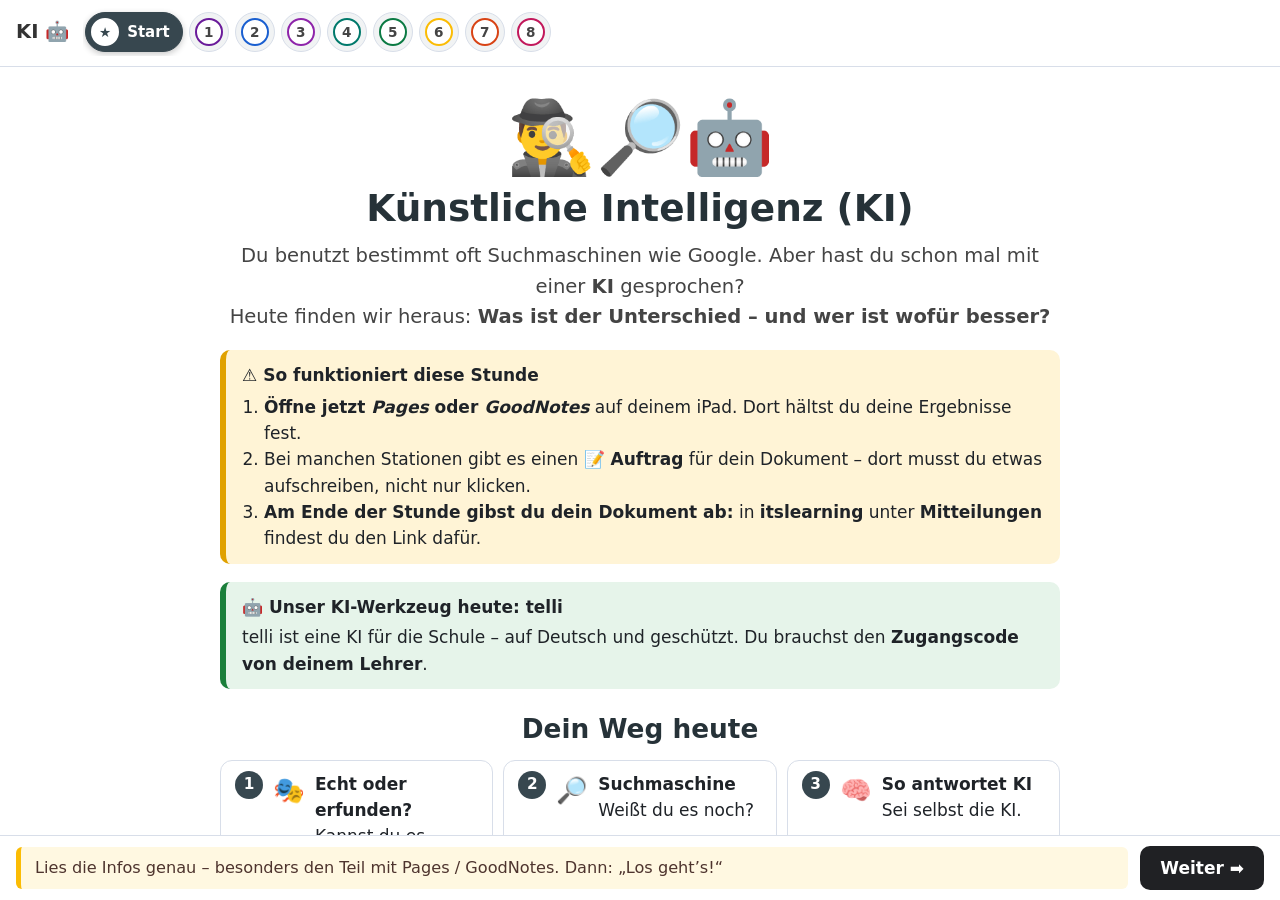
<file: index.html>
<!DOCTYPE html>
<html lang="de">

<head>
    <meta charset="UTF-8">
    <meta name="viewport" content="width=device-width, initial-scale=1.0">
    <meta name="description" content="Lerneinheit für Klasse 6: Wie funktionieren Suchmaschinen und KI – und wie nutze ich sie klug?">
    <meta name="theme-color" content="#ffffff">
    <title>Künstliche Intelligenz – Klasse 6</title>
    <link rel="icon" href="data:image/svg+xml,%3Csvg xmlns='http://www.w3.org/2000/svg' viewBox='0 0 100 100'%3E%3Ctext y='.9em' font-size='90'%3E🤖%3C/text%3E%3C/svg%3E">
    <link rel="stylesheet" href="style.css">
</head>

<body>

    <header>
        <div class="logo-area">
            <h1>KI 🤖</h1>
        </div>
        <nav class="stepper" id="stepper-nav" aria-label="Stationen"></nav>
        <div class="progress" aria-hidden="true"><div id="progress-bar"></div></div>
    </header>

    <main id="stage" tabindex="-1">
        <noscript><p style="padding:20px">Diese Lerneinheit braucht JavaScript. Bitte aktiviere es in deinem Browser.</p></noscript>
    </main>

    <footer class="footer-nav">
        <button class="btn ghost nav-btn" id="prev-btn" type="button">⬅️ Zurück</button>
        <div class="task-hint" id="footer-hint" aria-live="polite">Lade Inhalte …</div>
        <button class="btn nav-btn next" id="next-btn" type="button">Weiter ➡️</button>
    </footer>

    <div id="term-popup" role="tooltip"></div>

    <script src="content.js"></script>
    <script src="app.js"></script>

</body>

</html>
</file>
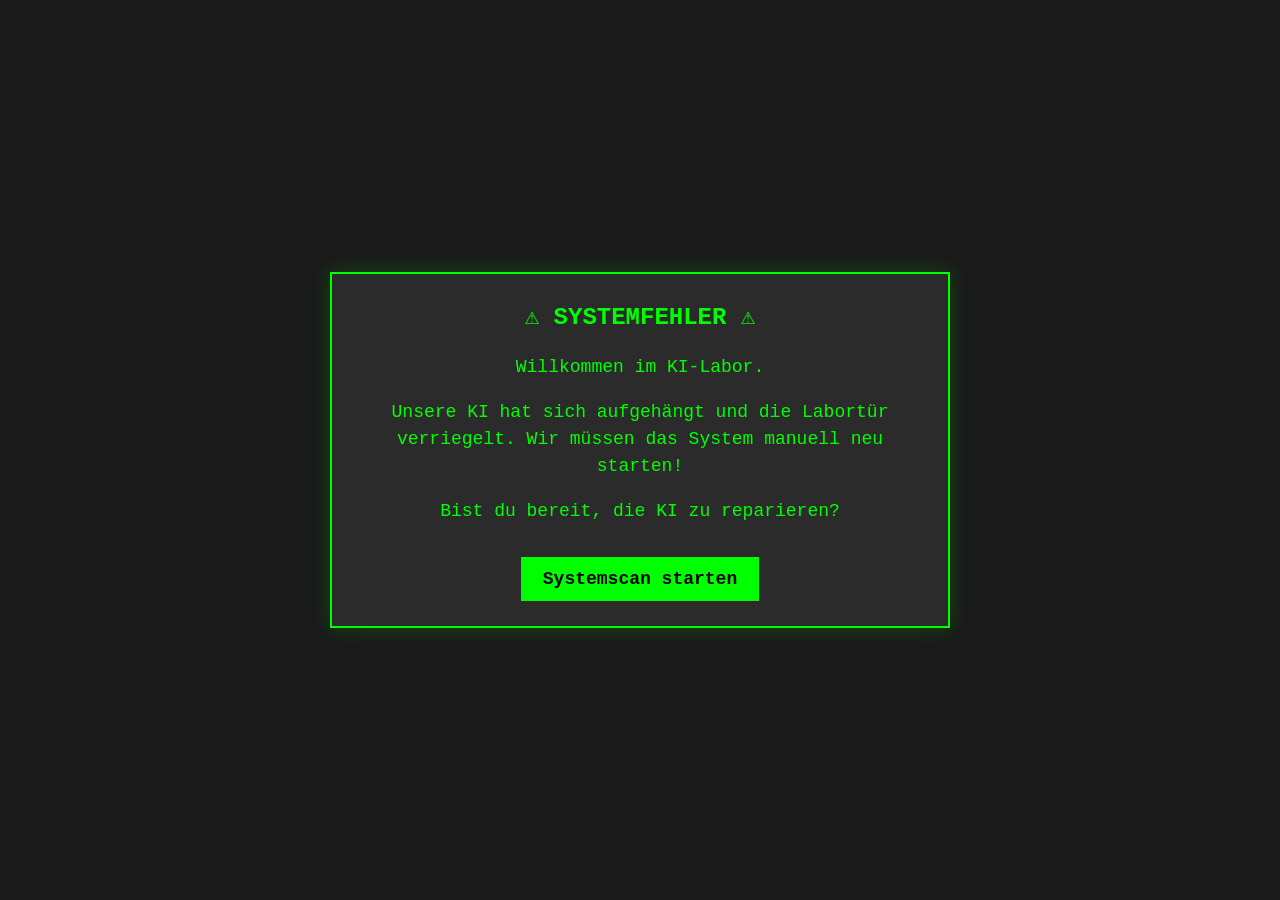
<file: escape-game.html>
<!DOCTYPE html>
<html lang="de">

<head>
    <meta charset="UTF-8">
    <meta name="viewport" content="width=device-width, initial-scale=1.0">
    <title>Escape Room: KI-Reboot</title>
    <style>
        * { box-sizing: border-box; }

        body {
            font-family: 'Courier New', Courier, monospace;
            background-color: #1a1a1a;
            color: #00ff00;
            display: flex;
            justify-content: center;
            align-items: center;
            min-height: 100vh;
            min-height: 100dvh;
            margin: 0;
            padding: 16px;
            font-size: 18px;
            line-height: 1.5;
        }

        .game-container {
            background-color: #2b2b2b;
            padding: 1.6rem;
            border: 2px solid #00ff00;
            box-shadow: 0 0 20px rgba(0, 255, 0, 0.2);
            width: 100%;
            max-width: 620px;
            text-align: center;
            transition: border-color .2s;
        }
        .game-container.error { border-color: #ff4444; animation: shake .35s; }
        @keyframes shake { 0%,100% { transform: translateX(0); } 25% { transform: translateX(-6px); } 75% { transform: translateX(6px); } }

        h1 { margin-top: 0; font-size: 1.5rem; }
        h2 { font-size: 1.25rem; }

        .progress { color: #888; font-size: .85rem; margin-bottom: 8px; }

        .status-bar {
            background-color: #000;
            color: #ff6b6b;
            padding: 6px;
            margin-bottom: 20px;
            font-weight: bold;
            border: 1px solid #ff6b6b;
        }

        .hidden { display: none; }

        input[type="text"] {
            background: #000;
            border: 2px solid #00ff00;
            color: #00ff00;
            padding: 12px;
            font-family: inherit;
            font-size: 1.2em;
            width: 100%;
            margin-top: 10px;
            text-transform: uppercase;
            text-align: center;
            letter-spacing: .1em;
        }

        button {
            background-color: #00ff00;
            color: #000;
            border: none;
            padding: 12px 22px;
            min-height: 44px;
            font-size: 1em;
            font-weight: bold;
            cursor: pointer;
            margin-top: 14px;
            font-family: inherit;
        }
        button:hover { background-color: #fff; }
        button.quiet { background: transparent; color: #aaa; border: 1px solid #666; margin-left: 8px; }
        button.quiet:hover { color: #fff; border-color: #fff; background: transparent; }

        .hint { font-size: .9em; color: #bbb; margin-top: 12px; min-height: 1.5em; }
        .feedback { margin-top: 12px; min-height: 1.6em; font-weight: bold; }
        .feedback.bad { color: #ff6b6b; }
        .feedback.good { color: #00ff00; }

        a { color: #00ff00; font-weight: bold; }
        a.quiet { color: #aaa; font-weight: normal; font-size: .9em; }

        :focus-visible { outline: 3px solid #fff; outline-offset: 2px; }
        @media (prefers-reduced-motion: reduce) { .game-container.error { animation: none; } }
    </style>
</head>

<body>

    <div class="game-container" id="game-box">
        <div id="level-0">
            <h1>⚠️ SYSTEMFEHLER ⚠️</h1>
            <p>Willkommen im KI-Labor.</p>
            <p>Unsere KI hat sich aufgehängt und die Labortür verriegelt. Wir müssen das System manuell neu starten!</p>
            <p>Bist du bereit, die KI zu reparieren?</p>
            <button type="button" onclick="nextLevel(1)">Systemscan starten</button>
        </div>

        <div id="level-1" class="hidden">
            <div class="progress">Level 1 von 3</div>
            <div class="status-bar">SYSTEMSTATUS: KRITISCH – SPEICHER LEER</div>
            <h2>Level 1: Das Futter</h2>
            <p>„Ich bin das Futter für die KI. Ohne mich kann sie nichts lernen. Du findest mich in Büchern, Bildern und
                im ganzen Internet.“</p>
            <p>Was bin ich?</p>
            <label class="sr-only" for="input-1" style="position:absolute;left:-9999px">Antwort Level 1</label>
            <input type="text" id="input-1" placeholder="D _ _ _ N" autocomplete="off" autocapitalize="characters" spellcheck="false">
            <br>
            <button type="button" onclick="checkAnswer(1, ['DATEN', 'DATA', 'BUECHER', 'BUCHER'])">Eingabe bestätigen</button>
            <button type="button" class="quiet" onclick="showHint(1)">💡 Tipp</button>
            <div class="feedback" id="fb-1" role="status" aria-live="polite"></div>
            <div class="hint" id="hint-1">&nbsp;</div>
        </div>

        <div id="level-2" class="hidden">
            <div class="progress">Level 2 von 3</div>
            <div class="status-bar">SYSTEMSTATUS: WARNUNG – SPEICHER ZU KLEIN</div>
            <h2>Level 2: Die Größe</h2>
            <p>Das System läuft, aber die KI versteht nichts! Wir müssen die Größe ihres Speichers einstellen.</p>
            <p>Wie nennt man die Stellschrauben in der KI, die bestimmen, wie viel sie lernen kann?</p>
            <label class="sr-only" for="input-2" style="position:absolute;left:-9999px">Antwort Level 2</label>
            <input type="text" id="input-2" placeholder="P _ _ _ M _ T _ R" autocomplete="off" autocapitalize="characters" spellcheck="false">
            <br>
            <button type="button" onclick="checkAnswer(2, ['PARAMETER', 'PARAMETERN'])">Justieren</button>
            <button type="button" class="quiet" onclick="showHint(2)">💡 Tipp</button>
            <div class="feedback" id="fb-2" role="status" aria-live="polite"></div>
            <div class="hint" id="hint-2">&nbsp;</div>
        </div>

        <div id="level-3" class="hidden">
            <div class="progress">Level 3 von 3</div>
            <div class="status-bar">SYSTEMSTATUS: AKKU LEER</div>
            <h2>Level 3: Die Power</h2>
            <p>Fast geschafft! Die KI weiß viel, aber sie rechnet zu langsam.</p>
            <p>Was brauchen die Computer in riesigen Hallen, um alles schnell zu verarbeiten?</p>
            <p><i>Löse das Anagramm: M O R T S</i></p>
            <label class="sr-only" for="input-3" style="position:absolute;left:-9999px">Antwort Level 3</label>
            <input type="text" id="input-3" placeholder="Lösung …" autocomplete="off" autocapitalize="characters" spellcheck="false">
            <br>
            <button type="button" onclick="checkAnswer(3, ['STROM', 'ENERGIE', 'RECHENPOWER'])">Starten</button>
            <button type="button" class="quiet" onclick="showHint(3)">💡 Tipp</button>
            <div class="feedback" id="fb-3" role="status" aria-live="polite"></div>
            <div class="hint" id="hint-3">&nbsp;</div>
        </div>

        <div id="level-4" class="hidden">
            <h1>✅ SYSTEM ONLINE</h1>
            <p>Gute Arbeit! Die KI läuft wieder stabil.</p>
            <p>Die Labortür ist jetzt offen.</p>
            <button type="button" onclick="location.reload()">Nochmal spielen</button>
            <br><br>
            <p style="color:#aaa; font-size:0.85em; margin-bottom:5px;">Weiter geht's:</p>
            <a href="./index.html#lab2">▶ Zurück zur Lerneinheit</a>
        </div>
    </div>

    <script>
        const HINTS = {
            1: 'Es ist das, was die KI „liest“. Fünf Buchstaben, beginnt mit D.',
            2: 'Ein schwieriges Wort mit „P“. Das haben wir im Regler-Experiment „Größe des Speichers“ genannt.',
            3: 'Ohne das geht dem Computer der Saft aus. Sortiere die Buchstaben um!'
        };

        function normalize(s) {
            return s.toUpperCase().trim().replace(/\s+/g, '')
                .replace(/Ä/g, 'AE').replace(/Ö/g, 'OE').replace(/Ü/g, 'UE').replace(/ß/g, 'SS');
        }

        function nextLevel(level) {
            document.querySelectorAll('.game-container > div').forEach(el => el.classList.add('hidden'));
            const next = document.getElementById('level-' + level);
            next.classList.remove('hidden');
            const input = next.querySelector('input');
            if (input) input.focus();
        }

        function showHint(level) {
            document.getElementById('hint-' + level).textContent = '💡 ' + HINTS[level];
        }

        function checkAnswer(level, validAnswers) {
            const input = document.getElementById('input-' + level);
            const fb = document.getElementById('fb-' + level);
            if (validAnswers.includes(normalize(input.value))) {
                fb.className = 'feedback good';
                fb.textContent = '✔ Richtig! Zugriff gewährt …';
                setTimeout(() => nextLevel(level + 1), 700);
            } else {
                fb.className = 'feedback bad';
                fb.textContent = '✖ Das System erkennt diese Eingabe nicht. Versuch es nochmal – oder tippe auf „Tipp“.';
                const box = document.getElementById('game-box');
                box.classList.remove('error'); void box.offsetWidth; box.classList.add('error');
            }
        }

        // Enter bestätigt die Antwort
        document.querySelectorAll('input[type="text"]').forEach(inp => {
            inp.addEventListener('keydown', e => {
                if (e.key === 'Enter') inp.parentElement.querySelector('button').click();
            });
        });
    </script>

</body>

</html>
</file>
<file: style.css>
/* KI-Lerneinheit Klasse 6 – Design-System
   Ein Farbsystem, wenige wiederverwendbare Bausteine (Callout, Karte, Chip).
   Jede Station bekommt ihre Farbe über --accent / --soft / --ink / --on (siehe STEPS in content.js). */

:root {
    --ink: #1f2328;
    --muted: #586069;
    --bg: #f4f6fb;
    --surface: #ffffff;
    --line: #d8dee9;
    --radius: 14px;
    --shadow: 0 2px 8px rgba(20, 30, 60, .08);

    --ok: #1b7f3b;
    --ok-soft: #e6f4ea;
    --bad: #c62828;
    --bad-soft: #fce8e6;
    --warn-soft: #fff4d6;
    --warn-line: #e0a100;
    --info: #1a5fd0;
    --info-soft: #e8f0fe;

    /* Fallback, wird pro Station überschrieben */
    --accent: #1a5fd0;
    --soft: #e8f0fe;
    --ink-accent: #1a4fb0;
    --on: #fff;
}

* { box-sizing: border-box; }

html { font-size: 17px; -webkit-text-size-adjust: 100%; }

body {
    margin: 0;
    height: 100vh;
    height: 100dvh;
    display: grid;
    grid-template-rows: auto minmax(0, 1fr) auto;
    grid-template-columns: minmax(0, 1fr);
    background: var(--bg);
    color: var(--ink);
    font-family: system-ui, -apple-system, "Segoe UI", Roboto, "Helvetica Neue", Arial, sans-serif;
    line-height: 1.55;
}

h1, h2, h3, h4 { line-height: 1.25; }
p { margin: 0 0 .9em; }
a { color: var(--info); }
button { font-family: inherit; }

:focus-visible { outline: 3px solid #1a73e8; outline-offset: 2px; }

.sr-only {
    position: absolute; width: 1px; height: 1px; overflow: hidden;
    clip: rect(0 0 0 0); white-space: nowrap;
}

/* ───────── HEADER / NAVIGATION ───────── */
header {
    background: var(--surface);
    border-bottom: 1px solid var(--line);
    display: flex;
    align-items: center;
    gap: 14px;
    padding: 8px 16px 10px;
    position: relative;
    z-index: 10;
}
.logo-area h1 { margin: 0; font-size: 1.15rem; color: #333; white-space: nowrap; }

.stepper {
    display: flex;
    gap: 6px;
    align-items: center;
    overflow-x: auto;
    scrollbar-width: none;
    padding: 4px 2px;
    flex: 1;
    min-width: 0;
}
.stepper::-webkit-scrollbar { display: none; }

.step-btn {
    --c: #37474f; --on-c: #fff;
    flex: 0 0 auto;
    min-height: 40px;
    padding: 4px 12px 4px 5px;
    border: 1px solid var(--line);
    background: #f1f3f4;
    color: #444;
    border-radius: 999px;
    font-size: .88rem;
    font-weight: 700;
    cursor: pointer;
    display: inline-flex;
    align-items: center;
    gap: 8px;
    transition: background .15s, box-shadow .15s;
}
.step-btn:hover { background: #e6e9ec; }
.step-num {
    width: 28px; height: 28px; border-radius: 50%;
    display: inline-flex; align-items: center; justify-content: center;
    background: #fff; color: #444; border: 2px solid var(--c);
    font-size: .8rem; flex: 0 0 auto;
}
.step-btn.visited .step-num { background: var(--c); color: var(--on-c); }
.step-btn.active {
    background: var(--c); color: var(--on-c); border-color: var(--c);
    box-shadow: 0 2px 6px rgba(0, 0, 0, .22);
}
.step-btn.active .step-num { background: #fff; color: var(--c); border-color: #fff; }
.step-btn.active[data-target="hybrid"] .step-num { color: #2b1d00; }

/* Beschriftung: bei wenig Platz nur an der aktiven Station */
@media (max-width: 1320px) {
    .step-btn:not(.active) .lbl { display: none; }
    .step-btn:not(.active) { padding-right: 5px; }
}

.progress { position: absolute; left: 0; right: 0; bottom: -1px; height: 3px; background: transparent; }
.progress > div { height: 100%; width: 0; background: var(--accent); transition: width .3s; }

/* ───────── STAGE / LAYOUTS ───────── */
#stage { min-height: 0; position: relative; }
#stage:focus { outline: none; }

.view { display: none; height: 100%; overflow-y: auto; background: var(--surface); animation: fadeIn .25s ease-out; }
.view.active { display: block; }
.view.split.active { display: grid; grid-template-columns: minmax(0, 1fr) minmax(0, 1fr); overflow: hidden; }

.page { max-width: 880px; margin: 0 auto; padding: 28px 20px 48px; }
.page.wide { max-width: 980px; }

.col-text {
    padding: 28px 32px 40px;
    overflow-y: auto;
    border-right: 1px solid var(--line);
    background: var(--surface);
    font-size: 1.05rem;
}
.col-text > * { max-width: 62ch; }
.interactive-area { overflow-y: auto; background: var(--bg); padding: 24px; }

.view h2 { margin: 0 0 .5em; font-size: 1.55rem; color: var(--ink-accent); }
.view h3 { color: var(--ink-accent); font-size: 1.15rem; margin: 1.2em 0 .4em; }

@media (max-width: 880px) {
    .view.split.active { display: block; overflow-y: auto; }
    .col-text { border-right: 0; padding: 22px 18px 24px; overflow: visible; }
    .col-text > * { max-width: none; }
    .interactive-area { overflow: visible; padding: 18px 14px 40px; }
    .page { padding: 20px 14px 40px; }
    .only-wide { display: none !important; }
    html { font-size: 16.5px; }
}
@media (min-width: 881px) { .only-narrow { display: none !important; } }

.leitfrage {
    display: inline-block;
    background: var(--soft); color: var(--ink-accent);
    border-radius: 999px; padding: 5px 14px;
    font-weight: 700; font-size: .92rem; margin: 0 0 14px;
}

/* ───────── BAUSTEINE ───────── */
.callout {
    --cc: var(--info); --cb: var(--info-soft);
    background: var(--cb); border-left: 6px solid var(--cc);
    border-radius: 10px; padding: 12px 16px; margin: 18px 0; text-align: left;
}
.callout > :last-child { margin-bottom: 0; }
.callout-title { display: block; font-weight: 800; margin-bottom: 4px; }
.callout.task { --cc: var(--info); --cb: var(--info-soft); }
.callout.warn { --cc: var(--warn-line); --cb: var(--warn-soft); }
.callout.stop { --cc: var(--bad); --cb: var(--bad-soft); }
.callout.ok   { --cc: var(--ok);  --cb: var(--ok-soft); }
.callout.merke { --cc: var(--accent); --cb: var(--soft); }
.callout ul, .callout ol { margin: .3em 0 0; padding-left: 1.3em; }

.card {
    background: var(--surface); border: 1px solid var(--line);
    border-radius: var(--radius); padding: 20px; box-shadow: var(--shadow);
}

.btn {
    display: inline-flex; align-items: center; justify-content: center; gap: 8px;
    min-height: 44px; padding: 8px 20px;
    border: 0; border-radius: 10px; cursor: pointer;
    background: var(--accent); color: var(--on);
    font-weight: 700; font-size: 1rem; text-decoration: none;
}
.btn:hover { filter: brightness(.93); }
.btn.ghost { background: transparent; color: var(--ink); border: 2px solid var(--line); }
.btn.ghost:hover { background: #f1f3f4; filter: none; }
.btn.small { min-height: 36px; padding: 4px 14px; font-size: .9rem; }
.btn:disabled { opacity: .5; cursor: not-allowed; }

/* nummerierter Ablauf (Textseiten) */
.flow { list-style: none; counter-reset: s; margin: 1em 0; padding: 0; }
.flow > li {
    counter-increment: s; position: relative;
    padding: 0 0 14px 48px;
}
.flow > li::before {
    content: counter(s); position: absolute; left: 0; top: 0;
    width: 34px; height: 34px; border-radius: 50%;
    background: var(--accent); color: var(--on);
    display: flex; align-items: center; justify-content: center; font-weight: 800;
}
.flow > li > strong:first-child { display: block; color: var(--ink-accent); font-size: 1.08rem; }

/* Fachbegriffe */
.term {
    border: 0; border-bottom: 2px dotted var(--info); background: none;
    padding: 0; font: inherit; font-weight: 700; color: var(--info); cursor: pointer;
}
#term-popup {
    display: none; position: fixed; z-index: 1000; max-width: min(300px, calc(100vw - 24px));
    background: #202124; color: #fff; padding: 12px 14px; border-radius: 10px;
    font-size: .92rem; line-height: 1.45; box-shadow: 0 6px 20px rgba(0, 0, 0, .3);
}

/* ───────── PUZZLE ───────── */
.puzzle-head { font-weight: 800; color: #444; font-size: .85rem; letter-spacing: .06em; text-transform: uppercase; margin: 0 0 8px; }
.tray {
    display: flex; flex-wrap: wrap; gap: 10px; justify-content: center;
    background: var(--surface); border: 2px dashed var(--line); border-radius: var(--radius);
    padding: 14px; min-height: 66px;
}
.tray:empty::after { content: "Alle Bausteine sind eingesetzt ✔"; color: var(--ok); font-weight: 700; align-self: center; }
.chip {
    min-height: 44px; padding: 8px 16px;
    background: #fff; border: 2px solid #b8c0cc; border-left: 6px solid var(--accent);
    border-radius: 10px; font-weight: 700; font-size: 1rem; cursor: pointer; color: var(--ink);
    box-shadow: 0 2px 4px rgba(0, 0, 0, .06);
    touch-action: manipulation; user-select: none; -webkit-user-select: none;
}
.chip[aria-pressed="true"] { background: var(--soft); border-color: var(--accent); transform: translateY(-2px); box-shadow: 0 5px 10px rgba(0, 0, 0, .15); }
.chip.dragging { opacity: .45; }

.slots { list-style: none; margin: 18px 0 0; padding: 0; display: flex; flex-direction: column; gap: 6px; align-items: stretch; }
.slots li { display: flex; flex-direction: column; align-items: center; gap: 2px; }
.slots li + li::before { content: "⬇"; color: #9aa3af; font-size: 1.1rem; line-height: 1; margin-bottom: 6px; }
.slot {
    width: 100%; min-height: 64px; padding: 8px 14px;
    background: rgba(255, 255, 255, .85); border: 3px dashed #9aa3af; border-radius: 12px;
    display: flex; flex-direction: column; align-items: center; justify-content: center; gap: 2px;
    font-size: 1rem; color: #44505e; cursor: pointer; text-align: center;
    transition: background .15s, border-color .15s, transform .15s;
}
.slot .slot-label { font-size: .88rem; font-weight: 600; }
.slot .slot-fill { font-weight: 800; font-size: 1.05rem; color: var(--ok); display: none; }
.slot.armed { border-color: var(--accent); background: var(--soft); }
.slot.hovered { border-color: var(--accent); background: var(--soft); transform: scale(1.02); }
.slot.correct { border-style: solid; border-color: var(--ok); background: var(--ok-soft); cursor: default; }
.slot.correct .slot-fill { display: block; }
.slot.wrong { animation: shake .35s; border-color: var(--bad); background: var(--bad-soft); }

.puzzle-msg { min-height: 3.2em; margin-top: 14px; font-weight: 600; text-align: center; }
.puzzle-msg.err { color: var(--bad); }
.puzzle-msg.done { color: var(--ok); font-size: 1.05rem; }
.puzzle-how { font-size: .9rem; color: var(--muted); margin: 10px 0 0; text-align: center; }

/* ───────── "SEI DIE KI" (Vorhersage) ───────── */
.predict { background: var(--surface); border: 2px solid var(--line); border-radius: var(--radius); padding: 16px 18px; margin: 20px 0; }
.predict h4 { margin: 0 0 6px; }
.predict .sentence { font-size: 1.2rem; font-weight: 800; margin: 8px 0 12px; }
.predict-opts { display: flex; flex-direction: column; gap: 8px; }
.predict-opt {
    position: relative; overflow: hidden; text-align: left; min-height: 48px;
    padding: 10px 14px; border: 2px solid var(--line); border-radius: 10px; background: #fff;
    font-size: 1rem; cursor: pointer; color: var(--ink);
}
.predict-opt .bar { position: absolute; inset: 0 auto 0 0; width: 0; background: var(--soft); transition: width .6s ease; z-index: 0; }
.predict-opt > span { position: relative; z-index: 1; display: flex; justify-content: space-between; gap: 10px; flex-wrap: wrap; }
.predict.revealed .predict-opt { cursor: default; }
.predict-opt.mine { border-color: var(--accent); }
.predict-opt .note { display: none; font-weight: 400; font-size: .9rem; color: #444; width: 100%; }
.predict.revealed .predict-opt .note { display: block; }
.predict-result { margin-top: 12px; }

/* ───────── LABOR / SIMULATOR ───────── */
.game-launcher {
    background: linear-gradient(135deg, #0277bd 0%, #01579b 100%); color: #fff;
    padding: 26px 20px; border-radius: var(--radius); text-align: center; margin: 20px 0;
}
.game-launcher h2 { color: #fff; margin: 8px 0; }
.game-icon { font-size: 3.4rem; animation: float 3s infinite ease-in-out; }
.mute-warning {
    display: inline-block; background: rgba(0, 0, 0, .35); color: #ffd54f; border: 1px solid #ffd54f;
    padding: 4px 14px; border-radius: 999px; font-weight: 800; margin-bottom: 14px;
}
.launch-btn {
    display: inline-block; background: #ffd54f; color: #1b1b1b; text-decoration: none;
    font-weight: 800; padding: 13px 34px; border-radius: 999px; font-size: 1.1rem;
    box-shadow: 0 4px 12px rgba(0, 0, 0, .25);
}
.launch-btn:hover { background: #ffe082; }

.ingredients { display: grid; grid-template-columns: repeat(auto-fit, minmax(230px, 1fr)); gap: 12px; margin: 16px 0; }
.ingredient { border-radius: 12px; padding: 14px 16px; font-size: .97rem; }
.ingredient strong { display: block; font-size: 1.05rem; margin-bottom: 4px; }
.ingredient.i1 { background: #e3f2fd; } .ingredient.i2 { background: #fff3e0; } .ingredient.i3 { background: #e0f2f1; }

.sim { background: #0f172a; color: #e2e8f0; border-radius: var(--radius); padding: 20px; display: grid; grid-template-columns: 1fr 1fr; gap: 24px; margin: 20px 0; }
@media (max-width: 700px) { .sim { grid-template-columns: 1fr; } }
.sim label { display: flex; justify-content: space-between; gap: 8px; font-weight: 700; margin-top: 14px; color: #cbd5e1; }
.sim label:first-child { margin-top: 0; }
.sim label output { color: #5eead4; font-variant-numeric: tabular-nums; }
.sim input[type=range] { width: 100%; height: 36px; accent-color: #2dd4bf; cursor: pointer; }
.sim-out h3 { margin: 0 0 10px; color: #5eead4; font-size: 1rem; letter-spacing: .05em; }
.meter { margin: 8px 0 14px; }
.meter-label { display: flex; justify-content: space-between; font-size: .95rem; }
.bar-container { background: #334155; height: 14px; border-radius: 10px; overflow: hidden; margin-top: 4px; }
.bar-fill { height: 100%; transition: width .3s; }
.bar-skill { background: #2dd4bf; }
.bar-nrg { background: linear-gradient(90deg, #facc15, #ef4444); }
.badges { display: flex; flex-wrap: wrap; gap: 6px; min-height: 34px; }
.badge { background: #134e4a; color: #99f6e4; border: 1px solid #2dd4bf; padding: 3px 10px; border-radius: 999px; font-size: .85rem; font-weight: 700; }
.badge[hidden] { display: none; }
.sim-msg { margin-top: 12px; padding: 10px 12px; border-radius: 8px; background: #1e293b; font-size: .95rem; min-height: 3.4em; }
.sim-msg.bottleneck { background: #3b1d1d; color: #fecaca; }
.sim-msg.good { background: #052e2b; color: #99f6e4; }

/* ───────── SUCHE + KI (Mock) ───────── */
.flow3 { display: grid; grid-template-columns: repeat(auto-fit, minmax(190px, 1fr)); gap: 10px; margin: 16px 0; }
.flow3 > div { background: var(--soft); border-radius: 12px; padding: 12px 14px; position: relative; }
.flow3 b { display: block; color: var(--ink-accent); }
.mock { border: 2px solid var(--line); border-radius: var(--radius); overflow: hidden; margin: 14px 0; background: #fff; }
.mock-label { background: #eceff1; font-size: .8rem; padding: 4px 12px; color: var(--muted); font-weight: 700; }
.mock-bar { padding: 10px 14px; border-bottom: 1px solid var(--line); font-weight: 700; }
.mock-ai { padding: 12px 14px; background: #f3eefe; }
.mock-badge { display: inline-block; background: #7c4dff; color: #fff; border-radius: 999px; padding: 1px 10px; font-size: .78rem; font-weight: 800; margin-bottom: 6px; }
.mock-hit { padding: 10px 14px; border-top: 1px solid var(--line); font-size: .92rem; }
.mock-hit b { color: #1a0dab; display: block; }
.proscons { display: grid; grid-template-columns: 1fr 1fr; gap: 12px; margin: 16px 0; }
@media (max-width: 700px) { .proscons { grid-template-columns: 1fr; } }
.proscons ul { list-style: none; margin: 0; padding: 14px 16px; border-radius: 12px; }
.proscons .pro { background: var(--ok-soft); } .proscons .con { background: var(--bad-soft); }
.proscons li { margin-bottom: 8px; }
.proscons li:last-child { margin-bottom: 0; }
.proscons h4 { margin: 0 0 6px; }


details.zusatz { background: var(--soft); border-color: var(--accent); }
details.zusatz[open] summary { border-bottom-color: var(--accent); }
details.zusatz.nachlesen { margin: 12px 0; }
details.zusatz.nachlesen > ol { margin-top: 0; }

/* ───────── HOOK: ECHT ODER ERFUNDEN ───────── */
.stmts { display: grid; gap: 12px; margin: 16px 0; }
.stmt { background: #fff; border: 2px solid var(--line); border-radius: var(--radius); padding: 14px 16px; transition: background .2s, border-color .2s; }
.stmt.richtig { background: var(--ok-soft); border-color: var(--ok); }
.stmt.falsch { background: var(--bad-soft); border-color: var(--bad); }
.stmt-text { font-size: 1.12rem; font-weight: 700; margin: 0 0 10px; }
.stmt-btns { display: flex; gap: 8px; flex-wrap: wrap; }
.stmt-fb { margin: 10px 0 0; min-height: 0; }
.stmt-fb:empty { display: none; }
.poll { margin-top: 22px; }
.poll h3 { margin-top: 0; }
.poll-opts { display: flex; gap: 8px; flex-wrap: wrap; }
.poll-done { font-weight: 700; color: var(--ok); margin: 10px 0 0; }

/* ───────── FEHLER-FINDER ───────── */
.finder { border: 2px solid var(--line); border-radius: var(--radius); overflow: hidden; background: #fff; margin: 14px 0; }
.sents { display: grid; gap: 8px; margin-top: 4px; }
.sent {
    text-align: left; width: 100%; min-height: 44px; padding: 10px 12px;
    background: #fff; border: 2px solid #cdbff0; border-radius: 10px; font-size: 1rem; cursor: pointer; color: var(--ink);
}
.sent:hover:not([data-done]) { border-color: #7c4dff; }
.sent small { display: block; margin-top: 4px; font-weight: 700; }
.sent.ok { background: var(--ok-soft); border-color: var(--ok); cursor: default; }
.sent.ok small { color: #0d5a26; }
.sent.bad { background: var(--bad-soft); border-color: var(--bad); cursor: default; }
.sent.bad small { color: #a31515; }
.srcs { display: grid; grid-template-columns: 1fr 1fr; border-top: 1px solid var(--line); }
@media (max-width: 700px) { .srcs { grid-template-columns: 1fr; } }
.src { padding: 12px 14px; font-size: .92rem; background: #fafafa; }
.src + .src { border-left: 1px solid var(--line); }
@media (max-width: 700px) { .src + .src { border-left: 0; border-top: 1px solid var(--line); } }
.src b { display: block; color: #1a0dab; margin-bottom: 4px; }
.finder-result { margin-bottom: 10px; }

/* ───────── MISSION / SCHULE ───────── */
.hero { text-align: center; margin-bottom: 22px; }
.hero-icon { font-size: 3.6rem; animation: float 3s infinite ease-in-out; line-height: 1.2; }
.hero h1 { margin: 6px 0 8px; font-size: 2rem; color: var(--ink-accent); }

.tool-grid { display: grid; grid-template-columns: repeat(auto-fit, minmax(210px, 1fr)); gap: 12px; margin: 14px 0 22px; }
.tool-card {
    display: block; text-decoration: none; color: inherit; text-align: center;
    border: 2px solid var(--line); border-radius: var(--radius); padding: 14px; background: #fff;
    transition: transform .15s, box-shadow .15s, border-color .15s;
}
.tool-card:hover { transform: translateY(-3px); box-shadow: var(--shadow); border-color: var(--accent); }
.tool-card .ic { font-size: 2rem; display: block; }
.tool-card h4 { margin: 4px 0 2px; }
.tool-card small { color: var(--muted); }
.tool-card.main { border-color: var(--accent); background: var(--soft); }

.check-list { list-style: none; margin: 12px 0 0; padding: 0; display: grid; gap: 8px; }
.check-item { display: flex; align-items: center; gap: 10px; flex-wrap: wrap; background: #fff; border: 2px solid var(--line); border-radius: 10px; padding: 8px 12px; }
.check-item .what { flex: 1 1 200px; font-weight: 600; }
.check-item .btns { display: flex; gap: 6px; }
.check-item.done { border-color: var(--ok); background: var(--ok-soft); }
.check-item.wrong { animation: shake .35s; border-color: var(--bad); }
.check-item .fb { flex: 1 1 100%; font-size: .9rem; }

.locked { opacity: .4; pointer-events: none; filter: grayscale(.6); user-select: none; }

.progress-pill {
    position: sticky; top: 8px; z-index: 5; background: var(--ok-soft); color: var(--ok);
    border: 2px solid var(--ok); border-radius: 999px; padding: 4px 16px; font-weight: 800;
    display: inline-block; margin-bottom: 12px; box-shadow: 0 2px 8px rgba(0, 0, 0, .15);
}
.test-card { background: #fff; border: 2px solid var(--line); border-radius: var(--radius); padding: 18px 18px 14px; margin-bottom: 18px; position: relative; }
.test-card.done { border-color: var(--ok); }
.test-card h3 { margin: 0 0 4px; }
.test-no { position: absolute; top: -2px; right: -2px; background: var(--accent); color: var(--on); padding: 3px 14px; border-radius: 0 12px 0 12px; font-weight: 800; }
.try-label { font-weight: 800; font-size: .85rem; text-transform: uppercase; letter-spacing: .05em; color: var(--ink-accent); margin: 12px 0 4px; }
.look { margin: 12px 0 0; padding: 10px 12px; background: var(--warn-soft); border-radius: 8px; font-size: .95rem; }
.done-check { display: flex; align-items: center; gap: 10px; margin-top: 12px; font-weight: 700; cursor: pointer; min-height: 40px; }
.done-check input { width: 22px; height: 22px; accent-color: var(--ok); }

.copy-box {
    background: #f1f3f4; border: 2px dashed #9aa3af; border-radius: 10px; padding: 10px 12px;
    display: flex; gap: 12px; align-items: center; justify-content: space-between; flex-wrap: wrap;
}
.copy-box .txt { flex: 1 1 240px; font-family: ui-monospace, Menlo, Consolas, monospace; font-size: .92rem; white-space: pre-wrap; }
.ph { background: #fff3a8; border-radius: 4px; padding: 0 3px; font-weight: 700; }

.proto { width: 100%; border-collapse: collapse; background: #fff; font-size: .9rem; margin-top: 8px; }
.proto th, .proto td { border: 1px solid #8a94a3; padding: 6px 8px; text-align: left; }
.proto th { background: #e3e8ef; }
.proto td.blank { height: 34px; }
.table-scroll { overflow-x: auto; }

.school-grid { display: grid; grid-template-columns: repeat(auto-fit, minmax(290px, 1fr)); gap: 16px; margin: 20px 0 40px; }
.prompt-card { background: #fff; border: 2px solid var(--line); border-radius: var(--radius); padding: 16px; display: flex; flex-direction: column; gap: 6px; }
.prompt-card h3 { margin: 0; display: flex; gap: 8px; align-items: center; }
.prompt-card .how { font-size: .92rem; color: var(--muted); margin: 0; }
.prompt-card .rule { font-size: .9rem; font-weight: 700; color: var(--ok); margin: 0; }
.prompt-card .copy-box { margin-top: auto; flex-direction: column; align-items: stretch; }
.prompt-card .copy-box .txt { font-size: .85rem; flex: none; }

details.profi, details.zusatz { background: var(--warn-soft); border: 2px solid var(--warn-line); border-radius: var(--radius); padding: 4px 18px; margin: 20px 0; }
details.profi summary, details.zusatz summary { cursor: pointer; font-weight: 800; padding: 12px 0; font-size: 1.1rem; min-height: 44px; }
details.profi[open] summary, details.zusatz[open] summary { border-bottom: 1px solid var(--warn-line); margin-bottom: 12px; }
.formula { display: grid; grid-template-columns: repeat(auto-fit, minmax(150px, 1fr)); gap: 8px; margin: 10px 0; }
.formula div { background: #fff; border-radius: 10px; padding: 8px 12px; }
.formula b { display: block; color: var(--ink-accent); }
.bad-good { display: grid; gap: 8px; margin: 10px 0; }
.bad-good p { margin: 0; padding: 8px 12px; border-radius: 8px; }
.bad-good .b { background: var(--bad-soft); } .bad-good .g { background: var(--ok-soft); }

.check3 { display: grid; grid-template-columns: repeat(auto-fit, minmax(220px, 1fr)); gap: 12px; margin: 14px 0; }
.check3 > div { background: var(--soft); border-radius: 12px; padding: 12px 14px; }
.check3 b { display: block; color: var(--ink-accent); font-size: 1.05rem; }

/* ───────── START ───────── */
.start-hero { text-align: center; }
.start-hero .hero-icon { font-size: 4.2rem; }
.start-hero h1 { font-size: 2.2rem; color: var(--ink-accent); margin: 4px 0 10px; }
.start-hero .lead { font-size: 1.15rem; color: #444; }
.way { counter-reset: w; display: grid; grid-template-columns: repeat(auto-fit, minmax(230px, 1fr)); gap: 10px; margin: 14px 0 6px; text-align: left; padding: 0; list-style: none; }
.way li { background: #fff; border: 1px solid var(--line); border-radius: 12px; padding: 10px 14px; display: flex; gap: 10px; }
.way li { counter-increment: w; position: relative; }
.way li::before { content: counter(w); flex: 0 0 auto; width: 28px; height: 28px; border-radius: 50%; background: var(--accent); color: var(--on); font-weight: 800; font-size: .9rem; display: flex; align-items: center; justify-content: center; }
.way li .ic { font-size: 1.5rem; }
.way li b { display: block; }
.big-btn { font-size: 1.2rem; min-height: 54px; padding: 10px 36px; border-radius: 999px; margin-top: 18px; box-shadow: 0 5px 15px rgba(26, 95, 208, .3); }

/* ───────── FREUNDE ───────── */
.f-section { background: #fff; border: 1px solid var(--line); border-radius: 16px; padding: 24px; margin-bottom: 22px; box-shadow: var(--shadow); }
.f-section h2 { display: flex; gap: 10px; align-items: center; margin-top: 0; }
.f-section ul.plain { line-height: 1.9; padding-left: 1.2em; }

.karten-score { text-align: center; font-weight: 800; color: var(--ink-accent); background: var(--soft); border-radius: 10px; padding: 8px; margin: 10px 0; }
.karten-grid { display: grid; grid-template-columns: repeat(auto-fit, minmax(270px, 1fr)); gap: 14px; margin-top: 14px; }
.karte-item { background: #f8f9fa; border: 2px solid var(--line); border-radius: 12px; padding: 16px; transition: background .2s, border-color .2s; }
.karte-item.richtig { background: var(--ok-soft); border-color: var(--ok); }
.karte-item.falsch { background: var(--bad-soft); border-color: var(--bad); }
.karte-text { font-weight: 700; margin-bottom: 12px; }
.karte-buttons { display: flex; gap: 8px; flex-wrap: wrap; }
.karte-btn {
    flex: 1; min-width: 120px; min-height: 44px; border: 0; border-radius: 999px;
    font-weight: 800; font-size: .92rem; cursor: pointer; color: #fff;
}
.karte-btn.ki { background: #7b1fa2; } .karte-btn.freund { background: #ad1457; }
.karte-btn:disabled { opacity: .55; cursor: default; }
.karte-feedback { margin-top: 10px; padding: 10px 12px; border-radius: 8px; font-size: .93rem; display: none; background: #fff; }
.karte-item.richtig .karte-feedback { color: #0d5a26; }
.karte-item.falsch .karte-feedback { color: #a31515; }

.dialog-grid { display: grid; grid-template-columns: 1fr 1fr; gap: 16px; margin-top: 14px; }
@media (max-width: 700px) { .dialog-grid { grid-template-columns: 1fr; } }
.dialog-panel { border-radius: 14px; padding: 16px; border: 2px solid; }
.dialog-panel h3 { margin: 0 0 10px; font-size: 1rem; }
.dialog-panel.ki { background: #f6e9fa; border-color: #8e24aa; }
.dialog-panel.freund { background: #fce4ee; border-color: #c2185b; }
.dialog-option {
    display: block; width: 100%; text-align: left; min-height: 44px; margin-bottom: 8px;
    background: #fff; border: 2px solid #ccc; border-radius: 10px; padding: 10px 12px;
    font-size: .95rem; cursor: pointer; color: var(--ink);
}
.dialog-option[aria-expanded="true"] { border-color: #ad1457; }
.dialog-explanation { display: none; background: var(--warn-soft); border-left: 4px solid var(--warn-line); border-radius: 0 8px 8px 0; padding: 10px 12px; margin: -2px 0 10px; font-size: .92rem; }

.quiz-frage { background: #f8f9fa; border: 1px solid var(--line); border-radius: 12px; padding: 16px; margin-bottom: 14px; }
.quiz-frage > p { font-weight: 700; margin: 0 0 10px; }
.quiz-opt {
    display: block; width: 100%; text-align: left; min-height: 44px; margin-bottom: 8px;
    background: #fff; border: 2px solid #c5ccd6; border-radius: 10px; padding: 9px 12px; font-size: .95rem; cursor: pointer; color: var(--ink);
}
.quiz-opt:hover:not(:disabled) { border-color: #ad1457; background: #fdf0f6; }
.quiz-opt.richtig { background: var(--ok-soft); border-color: var(--ok); font-weight: 700; color: #0d5a26; }
.quiz-opt.falsch { background: var(--bad-soft); border-color: var(--bad); color: #a31515; }
.quiz-opt small { display: block; font-weight: 400; margin-top: 4px; }
.quiz-opt:disabled { cursor: default; color: inherit; }
.quiz-score { display: none; text-align: center; padding: 22px; background: var(--soft); border: 2px solid var(--accent); border-radius: 16px; margin-top: 16px; }
.quiz-score .zahl { display: block; font-size: 2.8rem; font-weight: 900; color: var(--ink-accent); }

.reflexion { width: 100%; min-height: 100px; border: 2px solid #ccc; border-radius: 10px; padding: 12px; font: inherit; resize: vertical; }
.reflexion:focus { outline: none; border-color: var(--accent); }
.tipp-box { display: none; margin-top: 14px; background: var(--soft); border-left: 5px solid var(--accent); border-radius: 12px; padding: 16px; }

.outro-box { background: linear-gradient(135deg, #880e4f 0%, #4a148c 100%); color: #fff; border-radius: 16px; padding: 30px 24px; text-align: center; }
.outro-box h2 { color: #fff; font-size: 1.45rem; margin: 0 0 14px; }
.outro-box p { margin: 0 0 1em; }
.outro-icon { display: block; font-size: 3.4rem; margin-bottom: 8px; animation: float 3s infinite ease-in-out; }

/* ───────── FOOTER ───────── */
.footer-nav {
    background: var(--surface); border-top: 1px solid var(--line);
    padding: 10px 16px; display: flex; align-items: center; gap: 12px;
}
.task-hint {
    flex: 1; min-width: 0; background: #fff8e1; border-left: 5px solid #fbbc04;
    border-radius: 6px; padding: 8px 14px; font-size: .95rem; color: #4e342e; font-weight: 500;
}
.nav-btn { flex: 0 0 auto; }
.nav-btn.next { background: #202124; color: #fff; }
.nav-btn[hidden] { display: none; }
@media (max-width: 700px) {
    .footer-nav { flex-wrap: wrap; padding: 8px 12px; }
    .task-hint { order: -1; flex: 1 1 100%; font-size: .85rem; line-height: 1.35; padding: 5px 10px; }
    .nav-btn { flex: 1; }
    .logo-area h1 { font-size: 1rem; }
}

/* ───────── ANIMATIONEN ───────── */
@keyframes fadeIn { from { opacity: 0; transform: translateY(6px); } to { opacity: 1; transform: none; } }
@keyframes float { 0%, 100% { transform: translateY(0); } 50% { transform: translateY(-8px); } }
@keyframes shake { 0%, 100% { transform: translateX(0); } 25% { transform: translateX(-6px); } 75% { transform: translateX(6px); } }
@media (prefers-reduced-motion: reduce) {
    *, *::before, *::after { animation: none !important; transition: none !important; }
}
</file>
